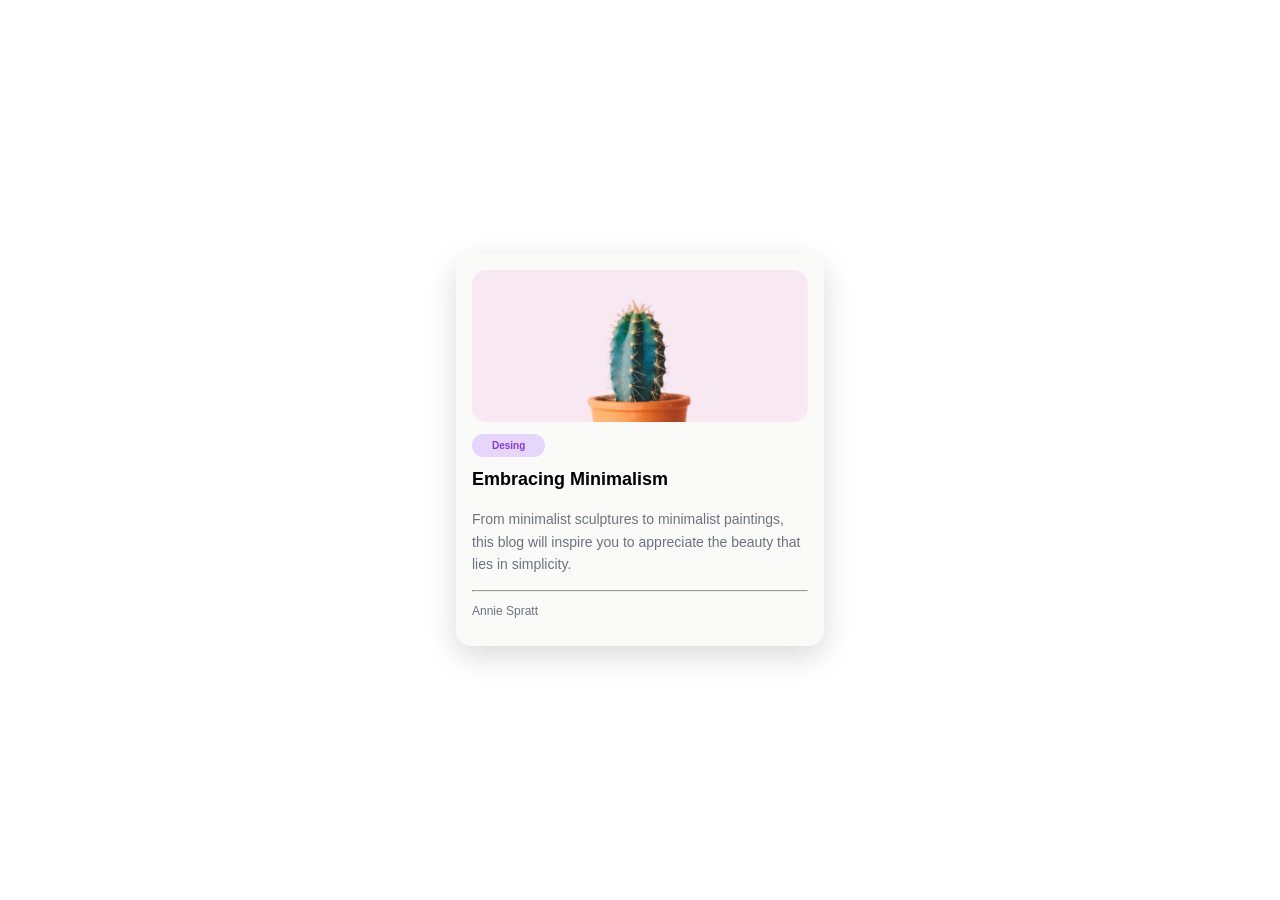
<file: index.html>
<html>
    <head></head>
        <meta charset="UTF-8" />
        <title>Minimal Blog Card by Miguel Angel</title>
        <link rel="stylesheet" href="styles.css"/>
    </head>
    <body>
        <div id="bordes">
            <div id="contenedor">            
                <img src="cactus_img.jpg" id="imagen"/> 
                <br>
                <br>
                <label><strong>Desing</strong></label>
                <br>
                <p id="titulo"><strong>Embracing Minimalism</strong></p>
                <p id="descripcion">From minimalist sculptures to minimalist paintings, this blog will inspire you to appreciate the beauty that lies in simplicity.</p>
                <hr>
                <p id="autor">Annie Spratt</p>
            </div>
        </div>
    </body>
</html>
</file>
<file: styles.css>
html, body {
    height: 100%; 
    margin: 0;    
    display: flex;
    justify-content: center; 
    align-items: center;     
    background-color: #FFFFFF;
}

#bordes{
    display: flex;
    justify-content: center;
    align-items: center;
    width: 100%; 
    height: 100%;
}

#contenedor{
    box-shadow: 0px 10px 30px rgba(0, 0, 0, 0.15);
    min-height: 152px;
    width: 336px;
    border-radius: 15px;
    background-color: #FAFAF9;
    padding: 16px;
}

#imagen{
    min-height: 152px;
    width: 336px;
    border-radius: 15px;
}

#titulo{
    font-family: Sora, sans-serif;
    font-size: 1.125rem;
}

#descripcion{
    font-family: Sora, sans-serif;
    font-size: 0.875rem;
    line-height: 1.6;
    color: #6C727F;
}

#autor{
    font-family: Sora, sans-serif;
    font-size: 0.75rem;
    color: #6C727F;
}

label{
    font-family: Sora, sans-serif;
    font-size: 0.625rem;
    color: #883AE1;
    background-color: #E6D6fC;
    padding: 6px 20px; 
    border-radius: 20px;
    text-align: center;
    cursor: pointer; 
}
</file>
